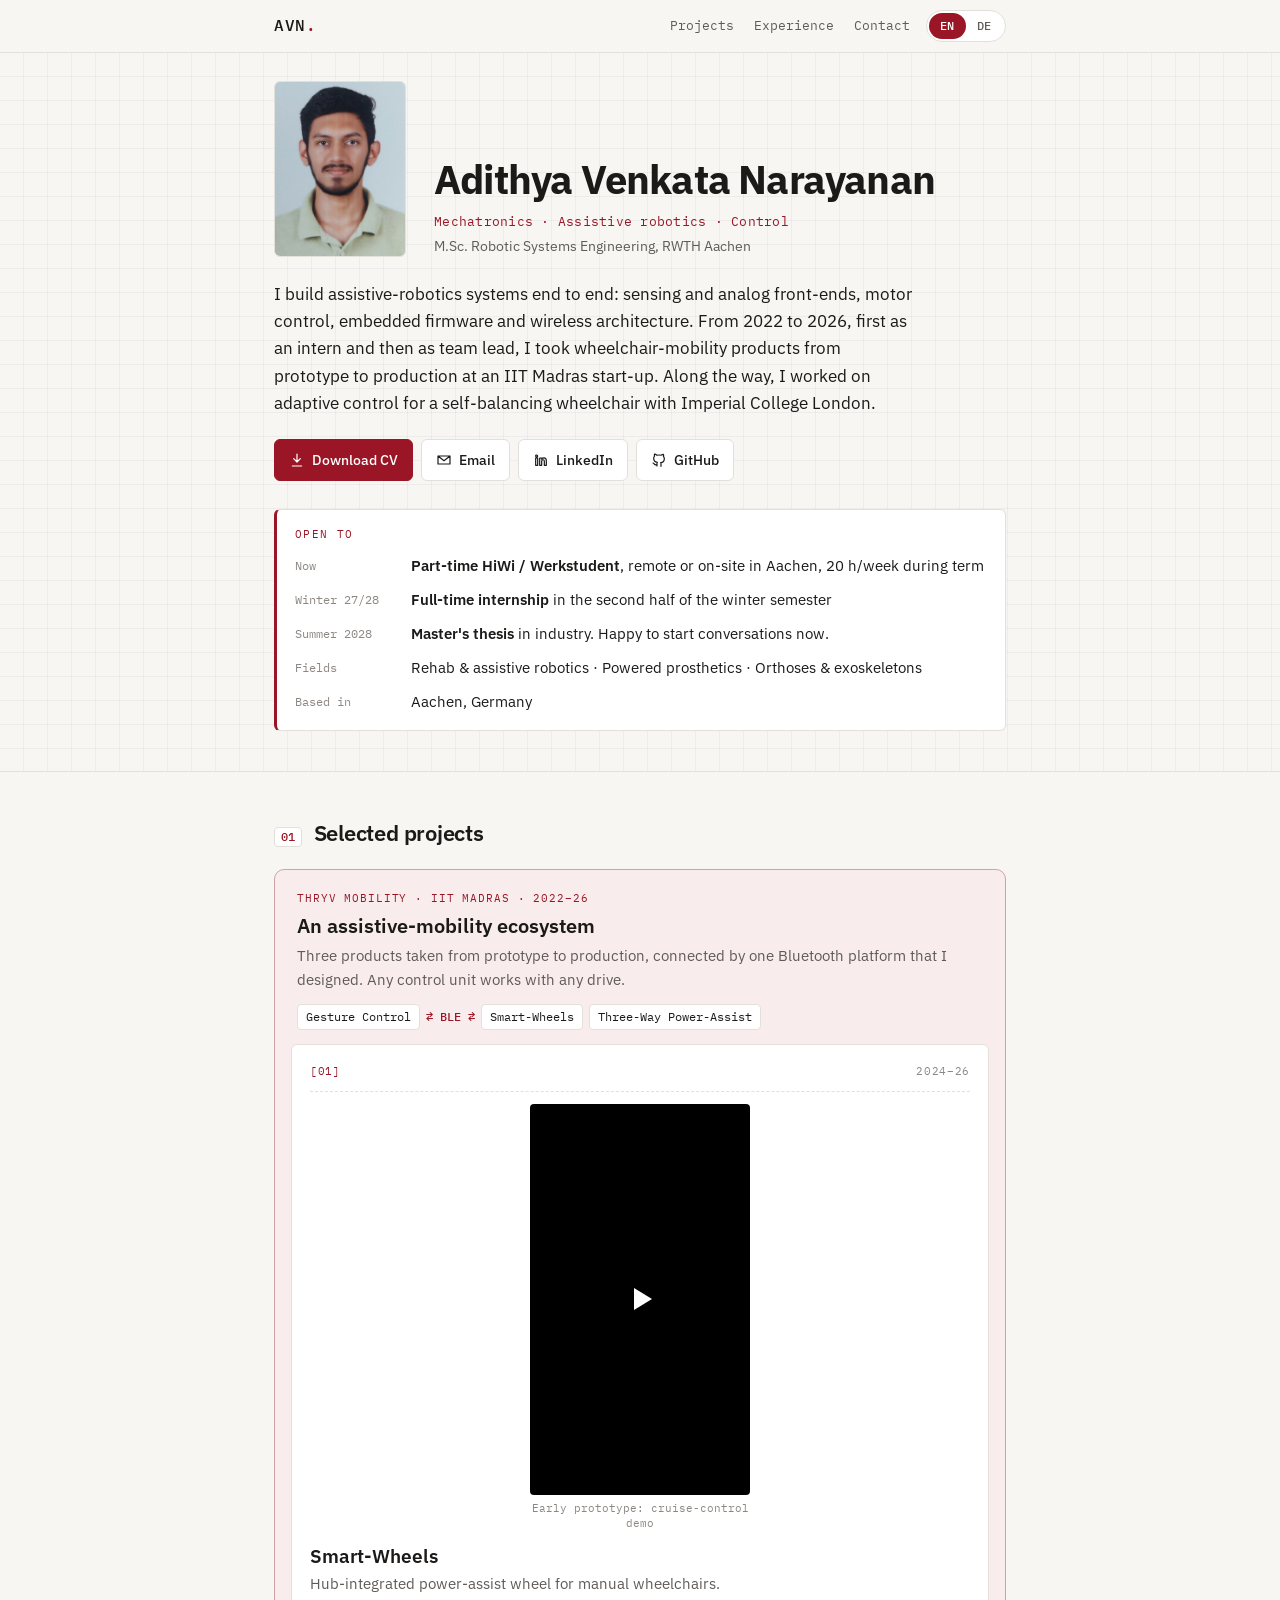
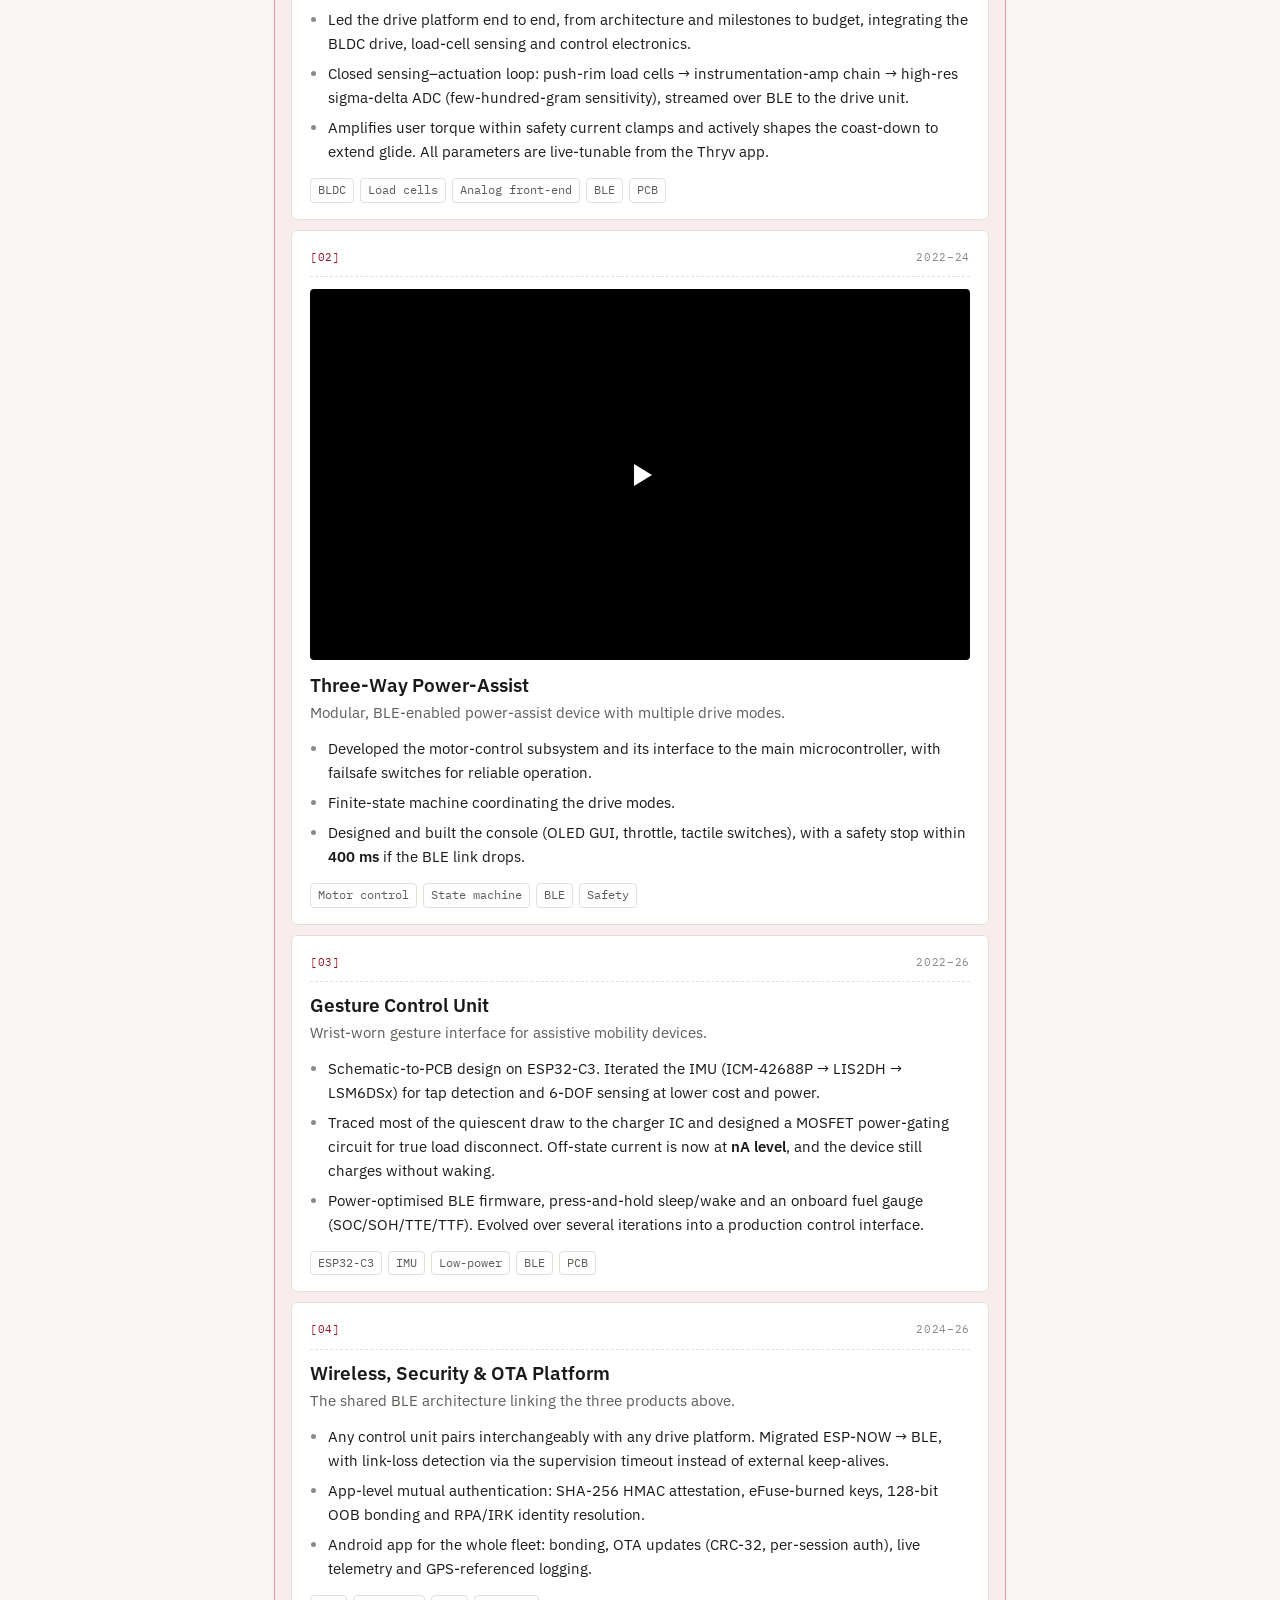
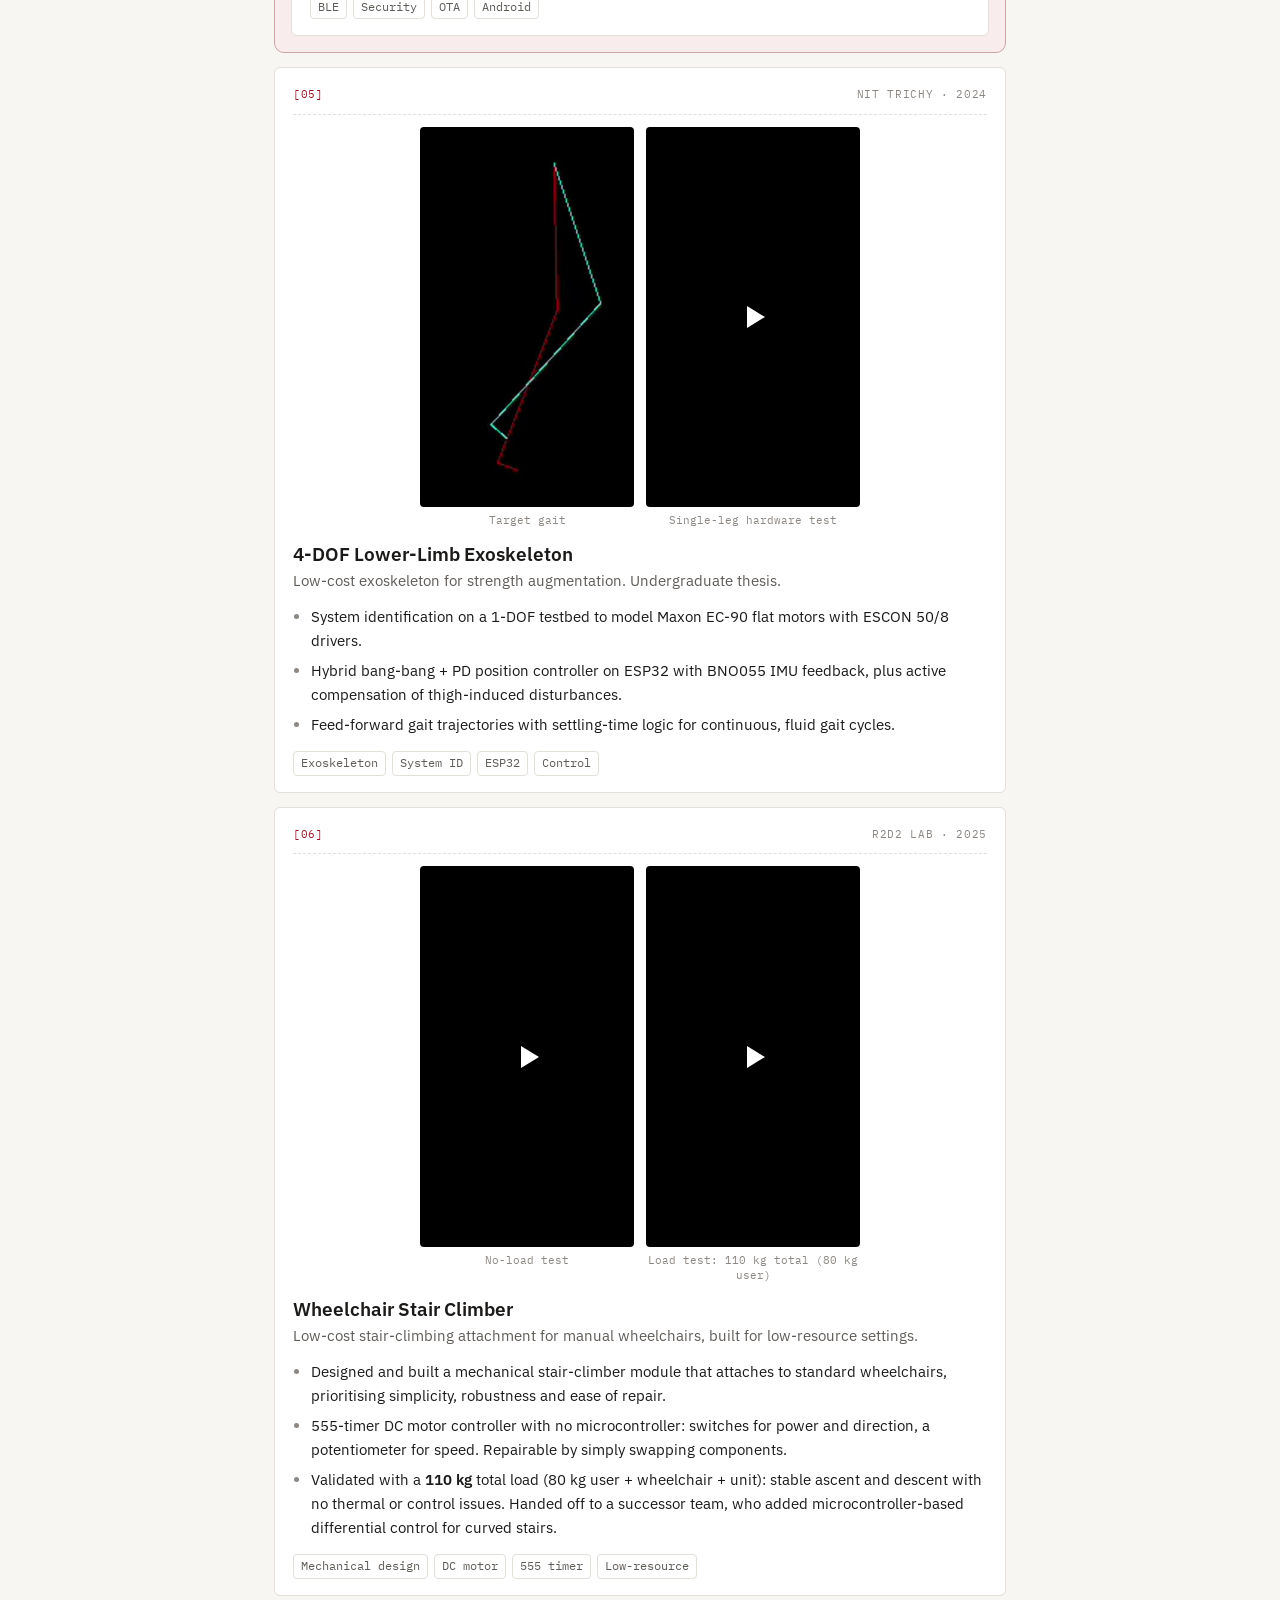
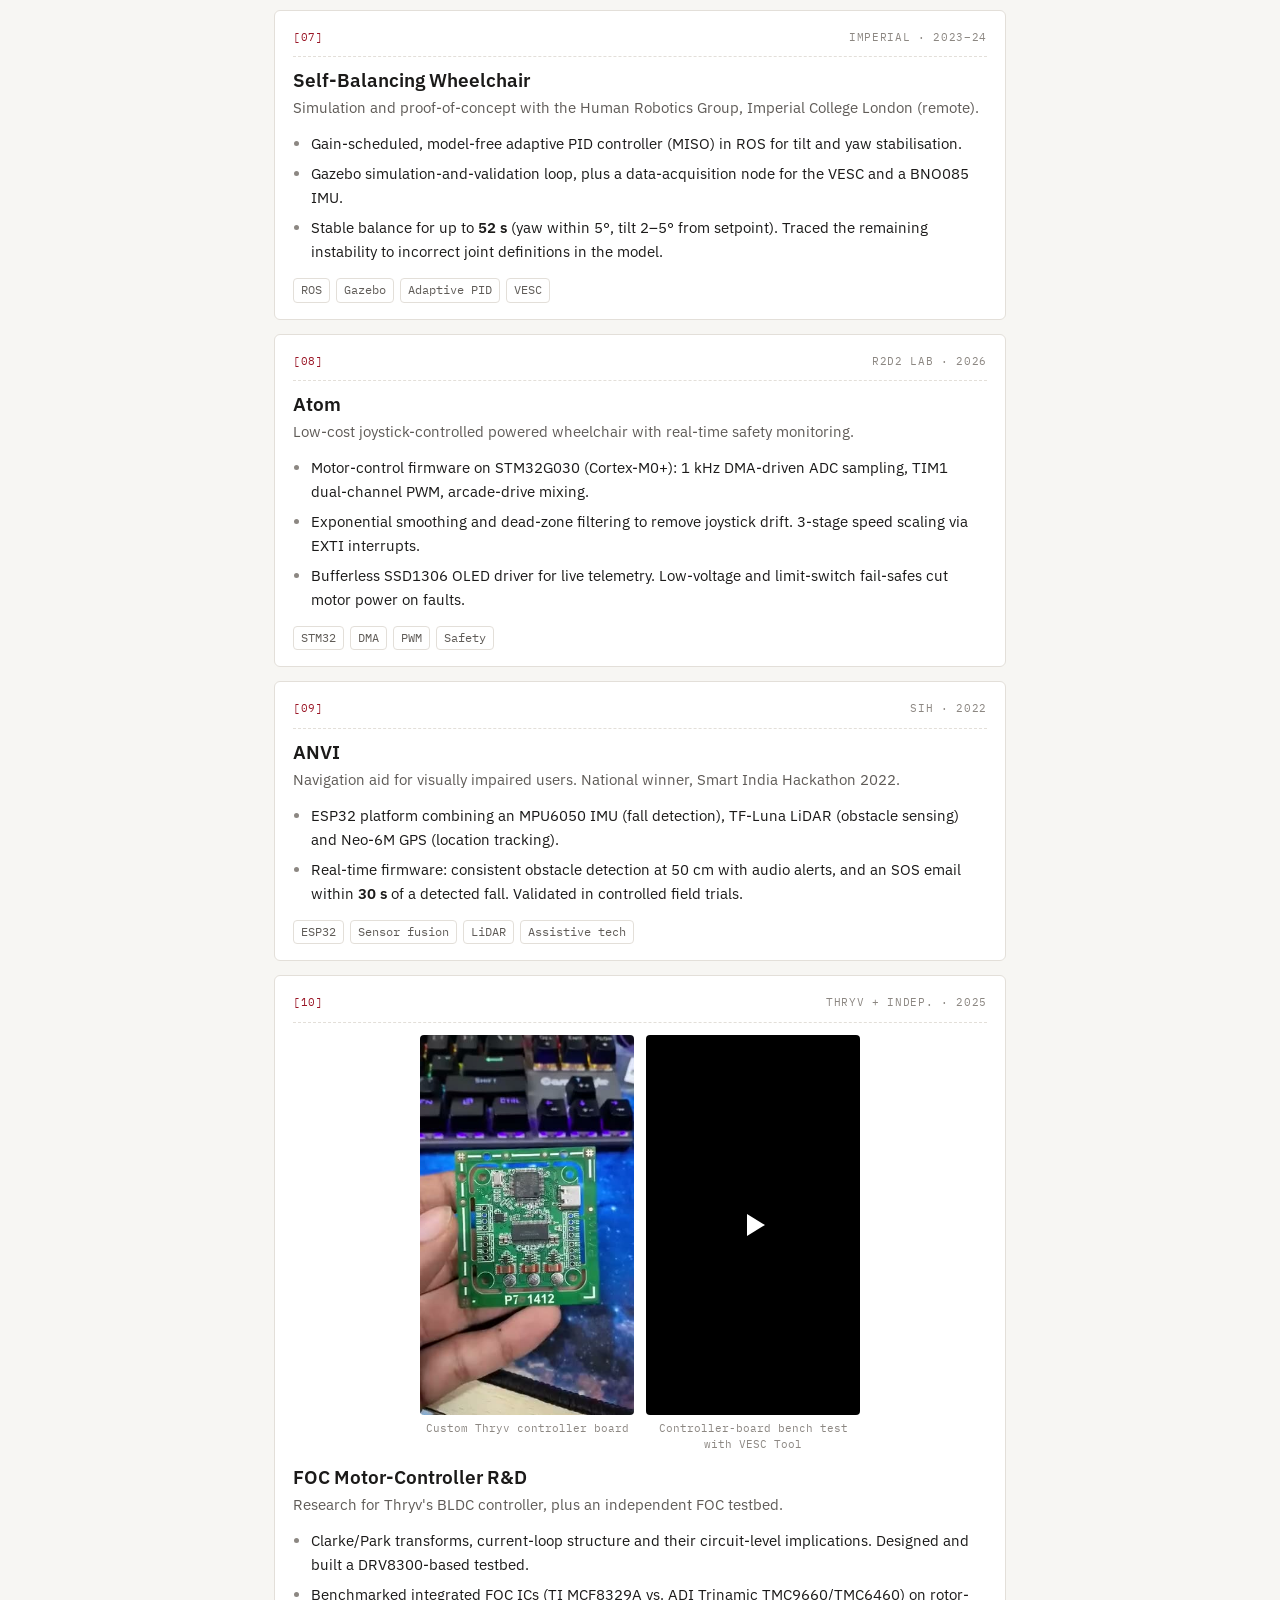
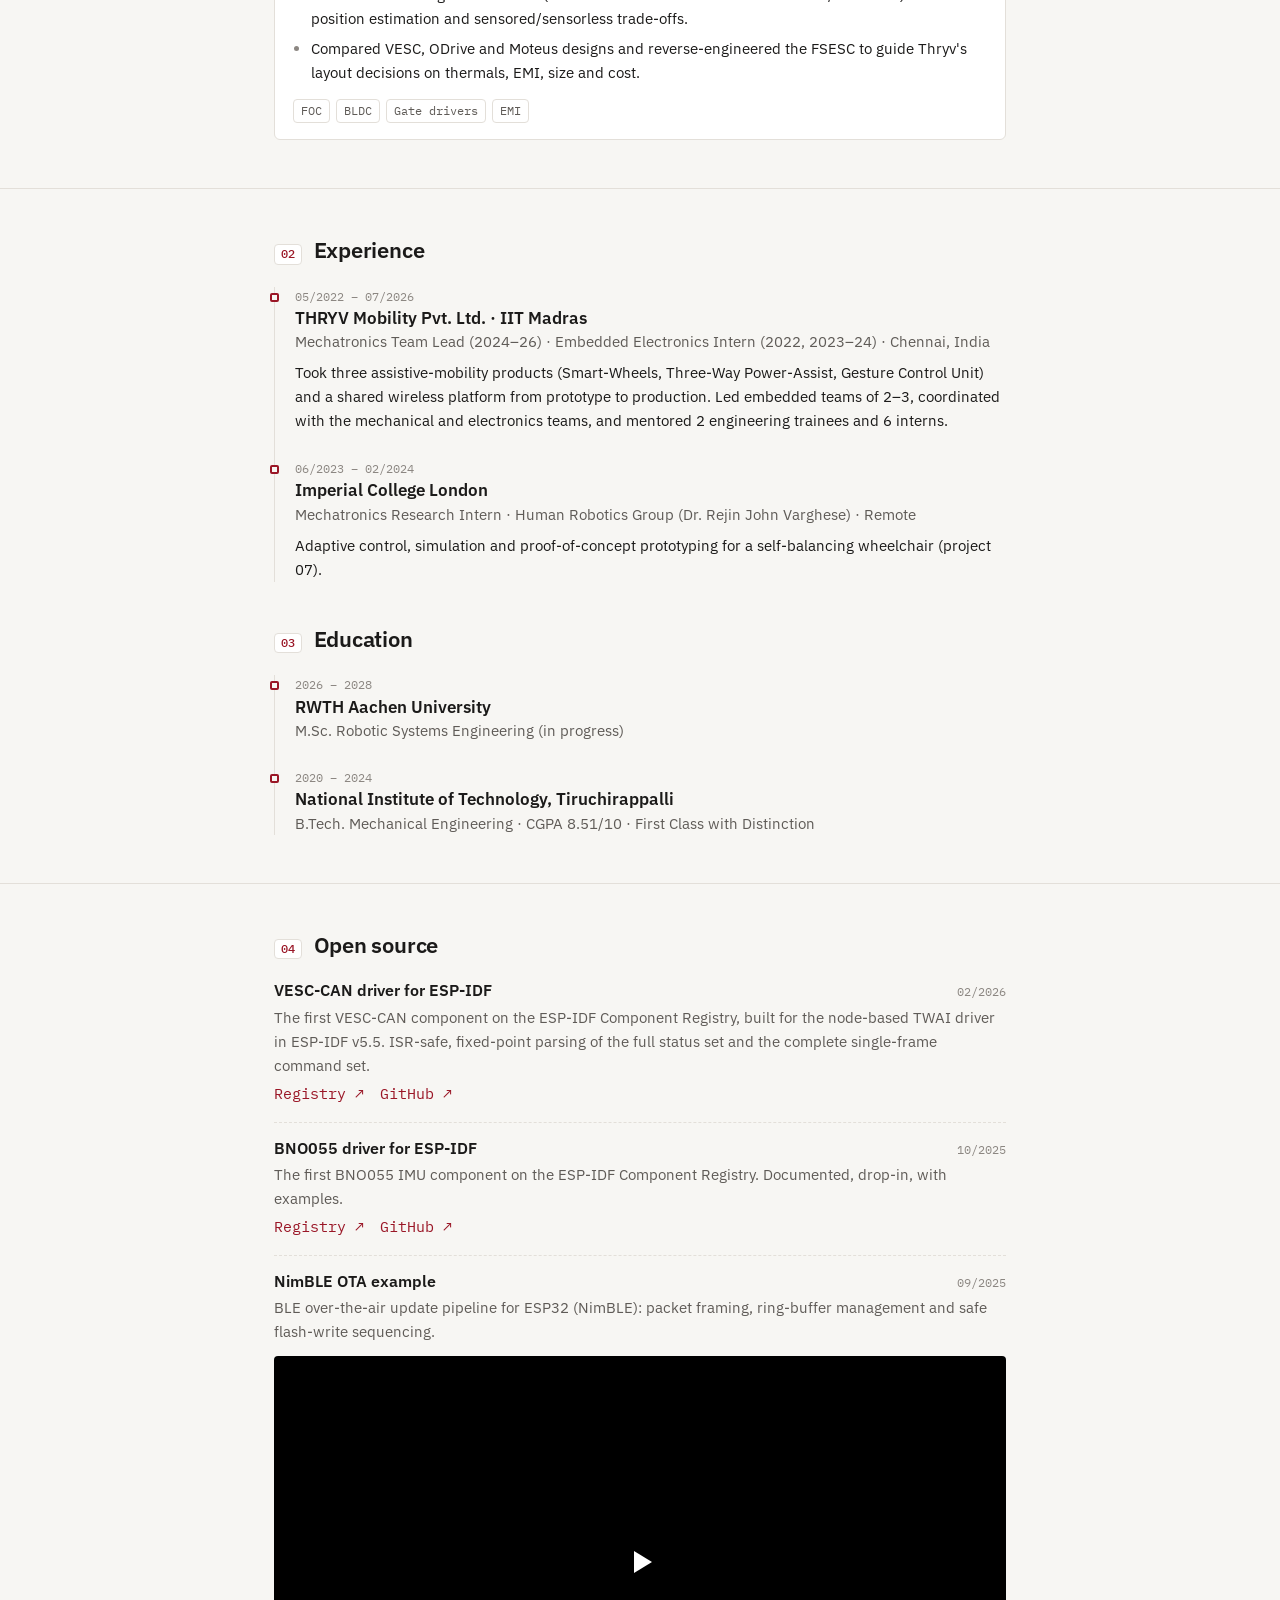
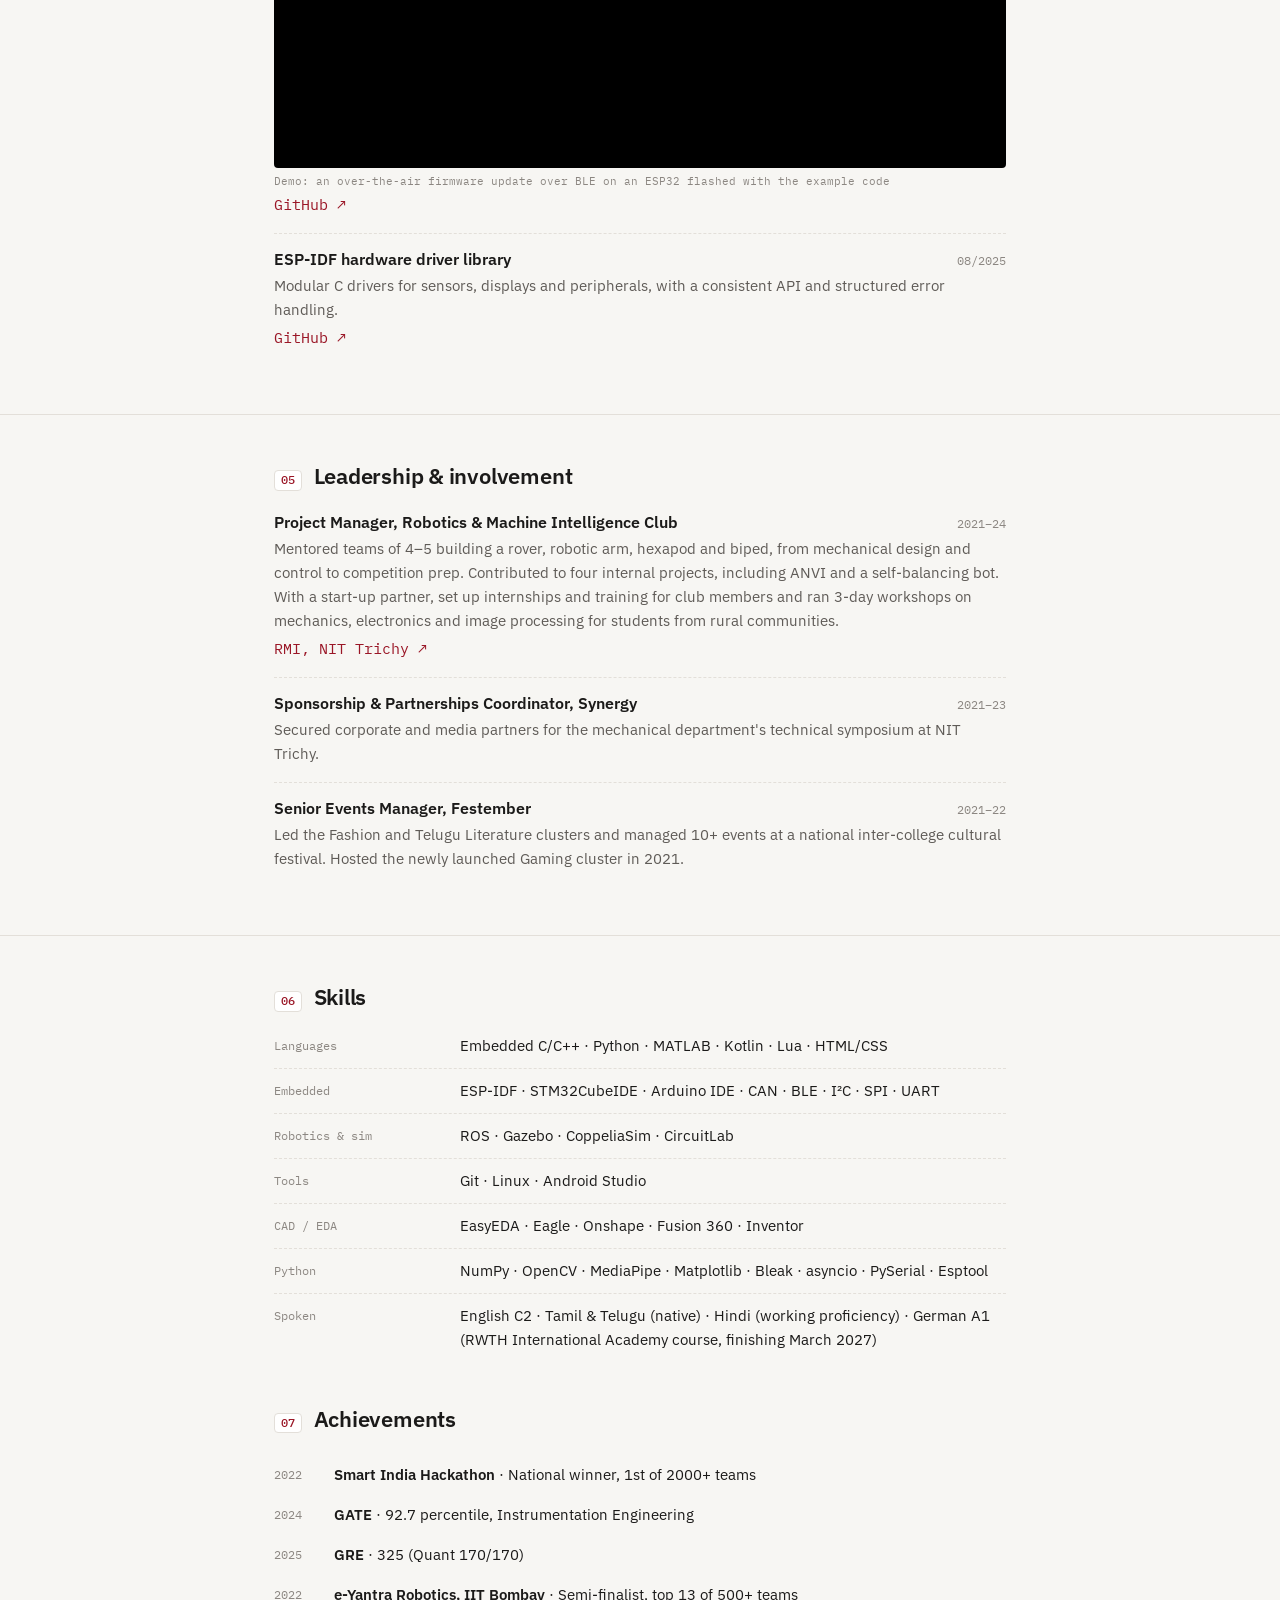
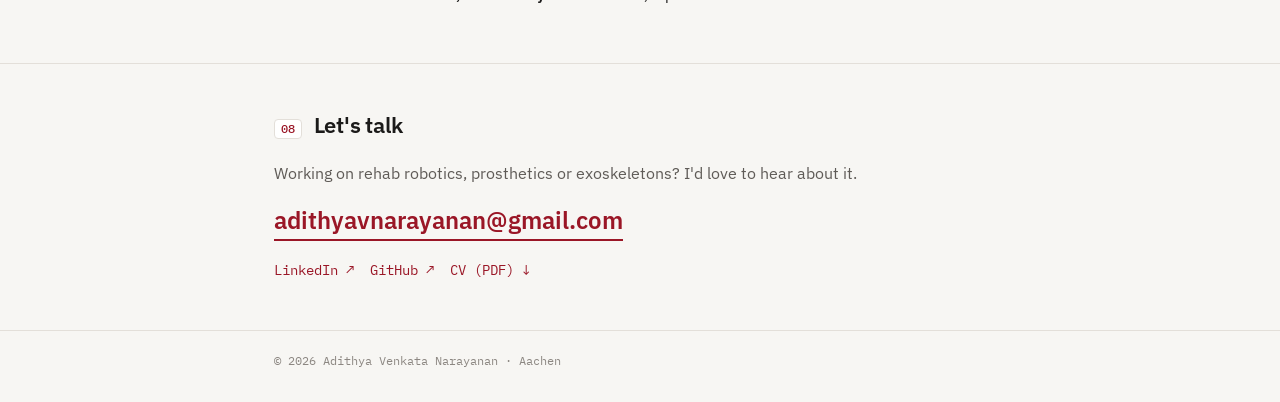
<file: index.html>
<!DOCTYPE html>
<html lang="en">
<head>
  <meta charset="utf-8">
  <meta name="viewport" content="width=device-width, initial-scale=1">
  <title>Adithya Venkata Narayanan · Mechatronics</title>
  <meta name="description" content="Mechatronics engineer building assistive-robotics systems end to end: sensing, motor control, embedded firmware and wireless architecture. M.Sc. Robotic Systems Engineering, RWTH Aachen.">
  <meta name="theme-color" content="#9a1626">
  <meta property="og:title" content="Adithya Venkata Narayanan · Mechatronics">
  <meta property="og:description" content="Assistive robotics, motor control and embedded systems. Open to HiWi / Werkstudent roles.">
  <meta property="og:type" content="website">
  <meta property="og:url" content="https://adithya-187326.github.io/">
  <link rel="icon" href="data:image/svg+xml,%3Csvg xmlns='http://www.w3.org/2000/svg' viewBox='0 0 32 32'%3E%3Crect width='32' height='32' rx='6' fill='%239a1626'/%3E%3Ctext x='16' y='21.5' font-family='monospace' font-size='14' font-weight='700' fill='white' text-anchor='middle'%3EAV%3C/text%3E%3C/svg%3E">
  <link rel="preconnect" href="https://fonts.googleapis.com">
  <link rel="preconnect" href="https://fonts.gstatic.com" crossorigin>
  <link href="https://fonts.googleapis.com/css2?family=IBM+Plex+Mono:wght@400;500&family=IBM+Plex+Sans:wght@400;500;600;700&display=swap" rel="stylesheet">
  <link rel="stylesheet" href="assets/style.css">
  <script>
    /* Pick language before first paint: ?lang= > saved choice > browser language */
    (function () {
      var l = new URLSearchParams(location.search).get('lang');
      if (!l) { try { l = localStorage.getItem('lang'); } catch (e) {} }
      if (!l) { l = (navigator.language || 'en').toLowerCase().indexOf('de') === 0 ? 'de' : 'en'; }
      document.documentElement.lang = l === 'de' ? 'de' : 'en';
    })();
  </script>
</head>
<body>

<header class="topbar">
  <div class="wrap topbar-inner">
    <a class="mono brand" href="#top">AVN<span class="brand-dot">.</span></a>
    <nav class="topnav mono" aria-label="Sections">
      <a href="#projects"><span lang="en">Projects</span><span lang="de">Projekte</span></a>
      <a href="#experience"><span lang="en">Experience</span><span lang="de">Erfahrung</span></a>
      <a href="#contact"><span lang="en">Contact</span><span lang="de">Kontakt</span></a>
    </nav>
    <div class="lang-toggle mono" role="group" aria-label="Language">
      <button type="button" data-set-lang="en">EN</button>
      <button type="button" data-set-lang="de">DE</button>
    </div>
  </div>
</header>

<main id="top">

  <!-- ============ HERO ============ -->
  <section class="hero">
    <div class="wrap">
      <div class="hero-grid">
        <img class="photo" src="assets/user.jpg" width="600" height="800" alt="Portrait of Adithya Venkata Narayanan">

        <div class="hero-text">
          <h1>Adithya Venkata Narayanan</h1>
          <p class="role mono">
            <span lang="en">Mechatronics · Assistive robotics · Control</span>
            <span lang="de">Mechatronik · Assistenzrobotik · Regelungstechnik</span>
          </p>
          <p class="meta">
            <span lang="en">M.Sc. Robotic Systems Engineering, RWTH Aachen</span>
            <span lang="de">M.Sc. Robotic Systems Engineering, RWTH Aachen</span>
          </p>
        </div>
      </div>

      <p class="lede">
        <span lang="en">I build assistive-robotics systems end to end: sensing and analog front-ends, motor control, embedded firmware and wireless architecture. From 2022 to 2026, first as an intern and then as team lead, I took wheelchair-mobility products from prototype to production at an IIT Madras start-up. Along the way, I worked on adaptive control for a self-balancing wheelchair with Imperial College London.</span>
        <span lang="de">Ich entwickle Systeme für die Assistenzrobotik durchgängig: von Sensorik und analogen Frontends über Motorregelung und Embedded-Firmware bis zur drahtlosen Systemarchitektur. Von 2022 bis 2026 habe ich bei einem Start-up der IIT Madras Rollstuhl-Mobilitätsprodukte vom Prototyp bis zur Serie gebracht, zunächst im Praktikum, dann in der Teamleitung. In dieser Zeit habe ich außerdem mit dem Imperial College London eine adaptive Regelung für einen selbstbalancierenden Rollstuhl entwickelt.</span>
      </p>

      <div class="actions">
        <a class="btn btn-primary" href="assets/Adithya_Venkata_Narayanan_CV.pdf" download>
          <svg viewBox="0 0 24 24" aria-hidden="true"><path d="M12 3v12m0 0-5-5m5 5 5-5M5 21h14"/></svg>
          <span lang="en">Download CV</span><span lang="de">Lebenslauf (PDF)</span>
        </a>
        <a class="btn" href="mailto:adithyavnarayanan@gmail.com">
          <svg viewBox="0 0 24 24" aria-hidden="true"><path d="M3 6h18v12H3z M3 6l9 7 9-7"/></svg>
          <span lang="en">Email</span><span lang="de">E-Mail</span>
        </a>
        <a class="btn" href="https://www.linkedin.com/in/adithya-venkata-narayanan/" target="_blank" rel="noopener">
          <svg viewBox="0 0 24 24" aria-hidden="true"><path d="M4 9h3v11H4zM5.5 4.5a1.5 1.5 0 1 1 0 3 1.5 1.5 0 0 1 0-3M10 9h3v1.6c.6-1 1.8-1.8 3.5-1.8 2.6 0 3.5 1.7 3.5 4.4V20h-3v-6c0-1.4-.4-2.4-1.8-2.4S13 12.6 13 14v6h-3z"/></svg>
          LinkedIn
        </a>
        <a class="btn" href="https://github.com/Adithya-187326" target="_blank" rel="noopener">
          <svg viewBox="0 0 24 24" aria-hidden="true"><path d="M9 19c-4 1.3-4-2-6-2.5m12 5v-3.5c0-1 .1-1.4-.5-2 2.8-.3 5.5-1.4 5.5-6a4.6 4.6 0 0 0-1.3-3.2 4.2 4.2 0 0 0-.1-3.2s-1.1-.3-3.5 1.3a12 12 0 0 0-6.2 0C6.5 2.8 5.4 3.1 5.4 3.1a4.2 4.2 0 0 0-.1 3.2A4.6 4.6 0 0 0 4 9.5c0 4.6 2.7 5.7 5.5 6-.6.6-.6 1.2-.5 2V21"/></svg>
          GitHub
        </a>
      </div>

      <!-- ============ OPEN TO ============ -->
      <section class="status" aria-labelledby="status-h">
        <p id="status-h" class="status-label mono"><span lang="en">Open to</span><span lang="de">Offen für</span></p>
        <dl class="status-rows">
          <div>
            <dt class="mono"><span lang="en">Now</span><span lang="de">Ab sofort</span></dt>
            <dd>
              <span lang="en"><strong>Part-time HiWi / Werkstudent</strong>, remote or on-site in Aachen, <span class="nowrap">20 h/week</span> during term</span>
              <span lang="de"><strong>HiWi / Werkstudent in Teilzeit</strong>, remote oder vor Ort in Aachen, <span class="nowrap">20 Std./Woche</span> im Semester</span>
            </dd>
          </div>
          <div>
            <dt class="mono"><span lang="en">Winter 27/28</span><span lang="de">WS 2027/28</span></dt>
            <dd>
              <span lang="en"><strong>Full-time internship</strong> in the second half of the winter semester</span>
              <span lang="de"><strong>Vollzeit-Praktikum</strong> in der zweiten Semesterhälfte</span>
            </dd>
          </div>
          <div>
            <dt class="mono"><span lang="en">Summer 2028</span><span lang="de">SS 2028</span></dt>
            <dd>
              <span lang="en"><strong>Master's thesis</strong> in industry. Happy to start conversations now.</span>
              <span lang="de"><strong>Masterarbeit</strong> in der Industrie. Gespräche gerne schon jetzt.</span>
            </dd>
          </div>
          <div>
            <dt class="mono"><span lang="en">Fields</span><span lang="de">Bereiche</span></dt>
            <dd>
              <span lang="en">Rehab &amp; assistive robotics · Powered prosthetics · Orthoses &amp; exoskeletons</span>
              <span lang="de">Rehabilitations- &amp; Assistenzrobotik · Aktive Prothetik · Orthesen &amp; Exoskelette</span>
            </dd>
          </div>
          <div>
            <dt class="mono"><span lang="en">Based in</span><span lang="de">Standort</span></dt>
            <dd>Aachen, <span lang="en">Germany</span><span lang="de">Deutschland</span></dd>
          </div>
        </dl>
      </section>
    </div>
  </section>

  <!-- ============ PROJECTS ============ -->
  <!--
    Each project card is an <article class="card">.
    To add a YouTube video, set data-yt to its link (Shorts work too) or its ID.
    Leave it empty (or remove it) for a text-only card.
  -->
  <section id="projects" class="section">
    <div class="wrap">
      <h2 class="section-h"><span class="mono idx">01</span><span lang="en">Selected projects</span><span lang="de">Ausgewählte Projekte</span></h2>

      <div class="cards">
        <!-- Thryv products grouped as one ecosystem -->
        <section class="group" aria-labelledby="eco-h">
          <header class="group-head">
            <p class="group-kicker mono">THRYV MOBILITY · IIT MADRAS · 2022–26</p>
            <h3 id="eco-h"><span lang="en">An assistive-mobility ecosystem</span><span lang="de">Ein Ökosystem für assistive Mobilität</span></h3>
            <p>
              <span lang="en">Three products taken from prototype to production, connected by one Bluetooth platform that I designed. Any control unit works with any drive.</span>
              <span lang="de">Drei Produkte vom Prototyp bis zur Serie, verbunden durch eine von mir entworfene Bluetooth-Plattform. Jede Bedieneinheit funktioniert mit jedem Antrieb.</span>
            </p>
            <p class="eco-map mono" aria-hidden="true">
              <span class="node">Gesture Control</span><span class="link">⇄ BLE ⇄</span><span class="node">Smart-Wheels</span><span class="node">Three-Way Power-Assist</span>
            </p>
          </header>
          <div class="group-cards">
            <article class="card" data-yt="">
              <header class="card-head mono"><span>[01]</span><span>2024–26</span></header>
              <div class="media-row single">
                <figure>
                  <div class="yt" data-yt="https://youtube.com/shorts/2Y5q5Jsb0qA"></div>
                  <figcaption><span lang="en">Early prototype: cruise-control demo</span><span lang="de">Früher Prototyp: Tempomat-Demo</span></figcaption>
                </figure>
              </div>
              <h3>Smart-Wheels</h3>
              <p class="card-sub">
                <span lang="en">Hub-integrated power-assist wheel for manual wheelchairs.</span>
                <span lang="de">In die Nabe integriertes Power-Assist-Rad für Greifreifenrollstühle.</span>
              </p>
              <ul>
                <li><span lang="en">Led the drive platform end to end, from architecture and milestones to budget, integrating the BLDC drive, load-cell sensing and control electronics.</span><span lang="de">Leitung der Antriebsplattform von der Architektur über Meilensteine bis zum Budget, mit Integration von BLDC-Antrieb, Wägezellen-Sensorik und Steuerelektronik.</span></li>
                <li><span lang="en">Closed sensing–actuation loop: push-rim load cells → instrumentation-amp chain → high-res sigma-delta ADC (few-hundred-gram sensitivity), streamed over BLE to the drive unit.</span><span lang="de">Geschlossener Sensor-Aktor-Kreis: Wägezellen am Greifring → Instrumentenverstärker-Kette → hochauflösender Sigma-Delta-ADC (Empfindlichkeit von wenigen hundert Gramm), per BLE an die Antriebseinheit übertragen.</span></li>
                <li><span lang="en">Amplifies user torque within safety current clamps and actively shapes the coast-down to extend glide. All parameters are live-tunable from the Thryv app.</span><span lang="de">Verstärkt das Drehmoment der Nutzenden innerhalb sicherer Stromgrenzen und formt aktiv das Ausrollverhalten für längeres Gleiten. Alle Parameter sind live über die Thryv-App einstellbar.</span></li>
              </ul>
              <p class="tags mono"><span>BLDC</span><span>Load cells</span><span>Analog front-end</span><span>BLE</span><span>PCB</span></p>
            </article>
            <article class="card" data-yt="https://youtu.be/aEcnuoCX1SI">
              <header class="card-head mono"><span>[02]</span><span>2022–24</span></header>
              <h3><span lang="en">Three-Way Power-Assist</span><span lang="de">Three-Way Power-Assist</span></h3>
              <p class="card-sub">
                <span lang="en">Modular, BLE-enabled power-assist device with multiple drive modes.</span>
                <span lang="de">Modulares, BLE-fähiges Power-Assist-Gerät mit mehreren Fahrmodi.</span>
              </p>
              <ul>
                <li><span lang="en">Developed the motor-control subsystem and its interface to the main microcontroller, with failsafe switches for reliable operation.</span><span lang="de">Motorsteuerungs-Subsystem samt Anbindung an den Hauptmikrocontroller entwickelt, mit Failsafe-Schaltern für einen zuverlässigen Betrieb.</span></li>
                <li><span lang="en">Finite-state machine coordinating the drive modes.</span><span lang="de">Zustandsautomat zur Koordination der Fahrmodi.</span></li>
                <li><span lang="en">Designed and built the console (OLED GUI, throttle, tactile switches), with a safety stop within <strong>400 ms</strong> if the BLE link drops.</span><span lang="de">Bedienkonsole entworfen und gebaut (OLED-Oberfläche, Gashebel, Taster), mit Sicherheitsstopp innerhalb von <strong>400 ms</strong> bei Abbruch der BLE-Verbindung.</span></li>
              </ul>
              <p class="tags mono"><span>Motor control</span><span>State machine</span><span>BLE</span><span>Safety</span></p>
            </article>
            <article class="card" data-yt="">
              <header class="card-head mono"><span>[03]</span><span>2022–26</span></header>
              <h3>Gesture Control Unit</h3>
              <p class="card-sub">
                <span lang="en">Wrist-worn gesture interface for assistive mobility devices.</span>
                <span lang="de">Am Handgelenk getragene Gestensteuerung für assistive Mobilitätsgeräte.</span>
              </p>
              <ul>
                <li><span lang="en">Schematic-to-PCB design on ESP32-C3. Iterated the IMU (ICM-42688P → LIS2DH → LSM6DSx) for tap detection and 6-DOF sensing at lower cost and power.</span><span lang="de">Vom Schaltplan bis zur Platine auf Basis des ESP32-C3. IMU iterativ optimiert (ICM-42688P → LIS2DH → LSM6DSx) für Tap-Erkennung und 6-DOF-Sensorik bei geringeren Kosten und weniger Energiebedarf.</span></li>
                <li><span lang="en">Traced most of the quiescent draw to the charger IC and designed a MOSFET power-gating circuit for true load disconnect. Off-state current is now at <strong>nA level</strong>, and the device still charges without waking.</span><span lang="de">Lade-IC als Hauptursache des Ruhestroms identifiziert und eine MOSFET-Abschaltung für echte Lasttrennung entworfen. Der Ruhestrom liegt nun im <strong>nA-Bereich</strong>, und das Gerät lädt weiterhin, ohne aufzuwachen.</span></li>
                <li><span lang="en">Power-optimised BLE firmware, press-and-hold sleep/wake and an onboard fuel gauge (SOC/SOH/TTE/TTF). Evolved over several iterations into a production control interface.</span><span lang="de">Energieoptimierte BLE-Firmware, Ein/Aus per langem Tastendruck und Fuel-Gauge (SOC/SOH/TTE/TTF). Über mehrere Iterationen zur Serien-Bedieneinheit weiterentwickelt.</span></li>
              </ul>
              <p class="tags mono"><span>ESP32-C3</span><span>IMU</span><span>Low-power</span><span>BLE</span><span>PCB</span></p>
            </article>
            <article class="card" data-yt="">
              <header class="card-head mono"><span>[04]</span><span>2024–26</span></header>
              <h3><span lang="en">Wireless, Security &amp; OTA Platform</span><span lang="de">Funk-, Sicherheits- &amp; OTA-Plattform</span></h3>
              <p class="card-sub">
                <span lang="en">The shared BLE architecture linking the three products above.</span>
                <span lang="de">Die gemeinsame BLE-Architektur, die die drei Produkte oben verbindet.</span>
              </p>
              <ul>
                <li><span lang="en">Any control unit pairs interchangeably with any drive platform. Migrated ESP-NOW → BLE, with link-loss detection via the supervision timeout instead of external keep-alives.</span><span lang="de">Jede Bedieneinheit lässt sich mit jeder Antriebsplattform koppeln. Umstieg von ESP-NOW auf BLE; Verbindungsverluste werden über den Supervision-Timeout statt über externe Keep-Alives erkannt.</span></li>
                <li><span lang="en">App-level mutual authentication: SHA-256 HMAC attestation, eFuse-burned keys, 128-bit OOB bonding and RPA/IRK identity resolution.</span><span lang="de">Gegenseitige Authentifizierung auf Anwendungsebene: SHA-256-HMAC-Attestierung, in eFuses gebrannte Schlüssel, 128-Bit-OOB-Bonding und RPA/IRK-Identitätsauflösung.</span></li>
                <li><span lang="en">Android app for the whole fleet: bonding, OTA updates (CRC-32, per-session auth), live telemetry and GPS-referenced logging.</span><span lang="de">Android-App für die gesamte Geräteflotte: Bonding, OTA-Updates (CRC-32, Authentifizierung pro Sitzung), Live-Telemetrie und GPS-referenziertes Logging.</span></li>
              </ul>
              <p class="tags mono"><span>BLE</span><span>Security</span><span>OTA</span><span>Android</span></p>
            </article>
          </div>
        </section>

        <article class="card" data-yt="">
          <header class="card-head mono"><span>[05]</span><span>NIT TRICHY · 2024</span></header>
          <div class="media-row">
            <figure>
              <video class="clip" src="assets/gait-target.mp4" poster="assets/gait-target.jpg" muted loop playsinline preload="none" aria-label="Animation of the target gait for one leg"></video>
              <figcaption><span lang="en">Target gait</span><span lang="de">Soll-Gangbild</span></figcaption>
            </figure>
            <figure>
              <div class="yt" data-yt="https://youtube.com/shorts/W6xyI2g84_Q"></div>
              <figcaption><span lang="en">Single-leg hardware test</span><span lang="de">Hardwaretest mit einem Bein</span></figcaption>
            </figure>
          </div>
          <h3><span lang="en">4-DOF Lower-Limb Exoskeleton</span><span lang="de">4-DOF-Exoskelett für die unteren Extremitäten</span></h3>
          <p class="card-sub">
            <span lang="en">Low-cost exoskeleton for strength augmentation. Undergraduate thesis.</span>
            <span lang="de">Kostengünstiges Exoskelett zur Kraftunterstützung. Bachelorarbeit.</span>
          </p>
          <ul>
            <li><span lang="en">System identification on a 1-DOF testbed to model Maxon EC-90 flat motors with ESCON 50/8 drivers.</span><span lang="de">Systemidentifikation an einem 1-DOF-Prüfstand zur Modellierung von Maxon-EC-90-Flachmotoren mit ESCON-50/8-Reglern.</span></li>
            <li><span lang="en">Hybrid bang-bang + PD position controller on ESP32 with BNO055 IMU feedback, plus active compensation of thigh-induced disturbances.</span><span lang="de">Hybrider Positionsregler (Bang-Bang + PD) auf dem ESP32 mit BNO055-IMU-Rückführung sowie aktive Kompensation von Störungen durch die Oberschenkelbewegung.</span></li>
            <li><span lang="en">Feed-forward gait trajectories with settling-time logic for continuous, fluid gait cycles.</span><span lang="de">Vorgesteuerte Gangtrajektorien mit Einschwingzeit-Logik für kontinuierliche, flüssige Gangzyklen.</span></li>
          </ul>
          <p class="tags mono"><span>Exoskeleton</span><span>System ID</span><span>ESP32</span><span>Control</span></p>
        </article>

        <article class="card" data-yt="">
          <header class="card-head mono"><span>[06]</span><span>R2D2 LAB · 2025</span></header>
          <div class="media-row">
            <figure>
              <div class="yt" data-yt="https://youtube.com/shorts/QMziEAChtHo"></div>
              <figcaption><span lang="en">No-load test</span><span lang="de">Test ohne Last</span></figcaption>
            </figure>
            <figure>
              <div class="yt" data-yt="https://youtube.com/shorts/wjMVhiK7juM"></div>
              <figcaption><span lang="en">Load test: 110 kg total (80 kg user)</span><span lang="de">Lasttest: 110 kg gesamt (80 kg Person)</span></figcaption>
            </figure>
          </div>
          <h3><span lang="en">Wheelchair Stair Climber</span><span lang="de">Treppensteighilfe für Rollstühle</span></h3>
          <p class="card-sub">
            <span lang="en">Low-cost stair-climbing attachment for manual wheelchairs, built for low-resource settings.</span>
            <span lang="de">Kostengünstiger Treppensteig-Aufsatz für Greifreifenrollstühle, ausgelegt für ressourcenarme Umgebungen.</span>
          </p>
          <ul>
            <li><span lang="en">Designed and built a mechanical stair-climber module that attaches to standard wheelchairs, prioritising simplicity, robustness and ease of repair.</span><span lang="de">Mechanisches Treppensteig-Modul für Standard-Rollstühle entworfen und gebaut, mit Fokus auf Einfachheit, Robustheit und Reparierbarkeit.</span></li>
            <li><span lang="en">555-timer DC motor controller with no microcontroller: switches for power and direction, a potentiometer for speed. Repairable by simply swapping components.</span><span lang="de">DC-Motorsteuerung auf Basis eines 555-Timers, ganz ohne Mikrocontroller: Schalter für Ein/Aus und Richtung, Potentiometer für die Geschwindigkeit. Reparatur durch einfachen Bauteiltausch.</span></li>
            <li><span lang="en">Validated with a <strong>110 kg</strong> total load (80 kg user + wheelchair + unit): stable ascent and descent with no thermal or control issues. Handed off to a successor team, who added microcontroller-based differential control for curved stairs.</span><span lang="de">Mit <strong>110 kg</strong> Gesamtlast validiert (80 kg Person + Rollstuhl + Modul): stabiles Auf- und Absteigen ohne thermische oder regelungstechnische Probleme. Übergabe an ein Nachfolgeteam, das eine mikrocontrollerbasierte Differenzialsteuerung für gewendelte Treppen ergänzte.</span></li>
          </ul>
          <p class="tags mono"><span>Mechanical design</span><span>DC motor</span><span>555 timer</span><span>Low-resource</span></p>
        </article>

        <article class="card" data-yt="">
          <header class="card-head mono"><span>[07]</span><span>IMPERIAL · 2023–24</span></header>
          <h3><span lang="en">Self-Balancing Wheelchair</span><span lang="de">Selbstbalancierender Rollstuhl</span></h3>
          <p class="card-sub">
            <span lang="en">Simulation and proof-of-concept with the Human Robotics Group, Imperial College London (remote).</span>
            <span lang="de">Simulation und Proof-of-Concept mit der Human Robotics Group, Imperial College London (remote).</span>
          </p>
          <ul>
            <li><span lang="en">Gain-scheduled, model-free adaptive PID controller (MISO) in ROS for tilt and yaw stabilisation.</span><span lang="de">Gain-scheduled, modellfreier adaptiver PID-Regler (MISO) in ROS zur Stabilisierung von Neigung und Gierwinkel.</span></li>
            <li><span lang="en">Gazebo simulation-and-validation loop, plus a data-acquisition node for the VESC and a BNO085 IMU.</span><span lang="de">Simulations- und Validierungsschleife in Gazebo sowie ein Datenerfassungs-Node für VESC und BNO085-IMU.</span></li>
            <li><span lang="en">Stable balance for up to <strong>52 s</strong> (yaw within 5°, tilt 2–5° from setpoint). Traced the remaining instability to incorrect joint definitions in the model.</span><span lang="de">Stabiles Balancieren bis zu <strong>52 s</strong> (Gierwinkel innerhalb von 5°, Neigung 2–5° um den Sollwert). Verbleibende Instabilität auf fehlerhafte Gelenkdefinitionen im Modell zurückgeführt.</span></li>
          </ul>
          <p class="tags mono"><span>ROS</span><span>Gazebo</span><span>Adaptive PID</span><span>VESC</span></p>
        </article>

        <article class="card" data-yt="">
          <header class="card-head mono"><span>[08]</span><span>R2D2 LAB · 2026</span></header>
          <h3>Atom</h3>
          <p class="card-sub">
            <span lang="en">Low-cost joystick-controlled powered wheelchair with real-time safety monitoring.</span>
            <span lang="de">Kostengünstiger, joystickgesteuerter Elektrorollstuhl mit Sicherheitsüberwachung in Echtzeit.</span>
          </p>
          <ul>
            <li><span lang="en">Motor-control firmware on STM32G030 (Cortex-M0+): 1 kHz DMA-driven ADC sampling, TIM1 dual-channel PWM, arcade-drive mixing.</span><span lang="de">Motorsteuerungs-Firmware auf dem STM32G030 (Cortex-M0+): DMA-gestützte ADC-Abtastung mit 1 kHz, Zweikanal-PWM über TIM1, Arcade-Drive-Mischung.</span></li>
            <li><span lang="en">Exponential smoothing and dead-zone filtering to remove joystick drift. 3-stage speed scaling via EXTI interrupts.</span><span lang="de">Exponentielle Glättung und Totzonenfilter gegen Joystick-Drift. Dreistufige Geschwindigkeitswahl über EXTI-Interrupts.</span></li>
            <li><span lang="en">Bufferless SSD1306 OLED driver for live telemetry. Low-voltage and limit-switch fail-safes cut motor power on faults.</span><span lang="de">Pufferloser SSD1306-OLED-Treiber für Live-Telemetrie. Unterspannungs- und Endschalter-Abschaltung trennt die Motoren bei Fehlern.</span></li>
          </ul>
          <p class="tags mono"><span>STM32</span><span>DMA</span><span>PWM</span><span>Safety</span></p>
        </article>

        <article class="card" data-yt="">
          <header class="card-head mono"><span>[09]</span><span>SIH · 2022</span></header>
          <h3>ANVI</h3>
          <p class="card-sub">
            <span lang="en">Navigation aid for visually impaired users. National winner, Smart India Hackathon 2022.</span>
            <span lang="de">Navigationshilfe für Menschen mit Sehbehinderung. Nationales Siegerteam beim Smart India Hackathon 2022.</span>
          </p>
          <ul>
            <li><span lang="en">ESP32 platform combining an MPU6050 IMU (fall detection), TF-Luna LiDAR (obstacle sensing) and Neo-6M GPS (location tracking).</span><span lang="de">ESP32-Plattform mit MPU6050-IMU (Sturzerkennung), TF-Luna-LiDAR (Hinderniserkennung) und Neo-6M-GPS (Ortung).</span></li>
            <li><span lang="en">Real-time firmware: consistent obstacle detection at 50 cm with audio alerts, and an SOS email within <strong>30 s</strong> of a detected fall. Validated in controlled field trials.</span><span lang="de">Echtzeit-Firmware: zuverlässige Hinderniserkennung auf 50 cm mit akustischen Warnungen und SOS-E-Mail innerhalb von <strong>30 s</strong> nach einem erkannten Sturz. In kontrollierten Feldversuchen validiert.</span></li>
          </ul>
          <p class="tags mono"><span>ESP32</span><span>Sensor fusion</span><span>LiDAR</span><span>Assistive tech</span></p>
        </article>

        <article class="card" data-yt="">
          <header class="card-head mono"><span>[10]</span><span>THRYV + INDEP. · 2025</span></header>
          <div class="media-row">
            <figure>
              <video class="clip" src="assets/foc-board.mp4" poster="assets/foc-board.jpg" muted loop playsinline preload="none" aria-label="The custom Thryv controller board, shown front and back"></video>
              <figcaption><span lang="en">Custom Thryv controller board</span><span lang="de">Eigene Thryv-Reglerplatine</span></figcaption>
            </figure>
            <figure>
              <div class="yt" data-yt="https://youtube.com/shorts/mwr5E-zHRcs"></div>
              <figcaption><span lang="en">Controller-board bench test with VESC Tool</span><span lang="de">Prüfstandstest der Platine mit VESC Tool</span></figcaption>
            </figure>
          </div>
          <h3><span lang="en">FOC Motor-Controller R&amp;D</span><span lang="de">FOC-Motorregler: Forschung &amp; Entwicklung</span></h3>
          <p class="card-sub">
            <span lang="en">Research for Thryv's BLDC controller, plus an independent FOC testbed.</span>
            <span lang="de">Grundlagenarbeit für Thryvs BLDC-Motorregler sowie ein eigener FOC-Prüfstand.</span>
          </p>
          <ul>
            <li><span lang="en">Clarke/Park transforms, current-loop structure and their circuit-level implications. Designed and built a DRV8300-based testbed.</span><span lang="de">Clarke-/Park-Transformation, Struktur des Stromregelkreises und die Folgen für die Schaltung. Entwurf und Aufbau eines Prüfstands auf Basis des DRV8300.</span></li>
            <li><span lang="en">Benchmarked integrated FOC ICs (TI MCF8329A vs. ADI Trinamic TMC9660/TMC6460) on rotor-position estimation and sensored/sensorless trade-offs.</span><span lang="de">Vergleich integrierter FOC-ICs (TI MCF8329A vs. ADI Trinamic TMC9660/TMC6460) hinsichtlich Rotorlageschätzung und sensorbehaftetem/sensorlosem Betrieb.</span></li>
            <li><span lang="en">Compared VESC, ODrive and Moteus designs and reverse-engineered the FSESC to guide Thryv's layout decisions on thermals, EMI, size and cost.</span><span lang="de">Analyse von VESC, ODrive und Moteus sowie Reverse Engineering des FSESC als Grundlage für Layout-Entscheidungen zu Wärme, EMV, Baugröße und Kosten.</span></li>
          </ul>
          <p class="tags mono"><span>FOC</span><span>BLDC</span><span>Gate drivers</span><span>EMI</span></p>
        </article>

      </div>
    </div>
  </section>

  <!-- ============ EXPERIENCE ============ -->
  <section id="experience" class="section">
    <div class="wrap">
      <h2 class="section-h"><span class="mono idx">02</span><span lang="en">Experience</span><span lang="de">Berufserfahrung</span></h2>

      <ol class="timeline">
        <li>
          <p class="tl-date mono">05/2022 – 07/2026</p>
          <h3>THRYV Mobility Pvt. Ltd. · IIT Madras</h3>
          <p class="tl-role">
            <span lang="en">Mechatronics Team Lead (2024–26) · Embedded Electronics Intern (2022, 2023–24) · Chennai, India</span>
            <span lang="de">Teamleitung Mechatronik (2024–26) · Praktikum Embedded-Elektronik (2022, 2023–24) · Chennai, Indien</span>
          </p>
          <p>
            <span lang="en">Took three assistive-mobility products (Smart-Wheels, Three-Way Power-Assist, Gesture Control Unit) and a shared wireless platform from prototype to production. Led embedded teams of 2–3, coordinated with the mechanical and electronics teams, and mentored 2 engineering trainees and 6 interns.</span>
            <span lang="de">Drei Produkte für assistive Mobilität (Smart-Wheels, Three-Way Power-Assist, Gesture Control Unit) sowie eine gemeinsame Funkplattform vom Prototyp bis zur Serie gebracht. Leitung von Embedded-Teams mit 2–3 Personen, Abstimmung mit den Mechanik- und Elektronikteams und Betreuung von 2 Trainees und 6 Praktikant:innen.</span>
          </p>
        </li>
        <li>
          <p class="tl-date mono">06/2023 – 02/2024</p>
          <h3>Imperial College London</h3>
          <p class="tl-role">
            <span lang="en">Mechatronics Research Intern · Human Robotics Group (Dr. Rejin John Varghese) · Remote</span>
            <span lang="de">Forschungspraktikum Mechatronik · Human Robotics Group (Dr. Rejin John Varghese) · Remote</span>
          </p>
          <p>
            <span lang="en">Adaptive control, simulation and proof-of-concept prototyping for a self-balancing wheelchair (project 07).</span>
            <span lang="de">Adaptive Regelung, Simulation und Proof-of-Concept-Prototyping für einen selbstbalancierenden Rollstuhl (Projekt 07).</span>
          </p>
        </li>
      </ol>

      <h2 class="section-h section-h-sub"><span class="mono idx">03</span><span lang="en">Education</span><span lang="de">Ausbildung</span></h2>
      <ol class="timeline">
        <li>
          <p class="tl-date mono">2026 – 2028</p>
          <h3>RWTH Aachen University</h3>
          <p class="tl-role">
            <span lang="en">M.Sc. Robotic Systems Engineering (in progress)</span>
            <span lang="de">M.Sc. Robotic Systems Engineering (laufend)</span>
          </p>
        </li>
        <li>
          <p class="tl-date mono">2020 – 2024</p>
          <h3>National Institute of Technology, Tiruchirappalli</h3>
          <p class="tl-role">
            <span lang="en">B.Tech. Mechanical Engineering · CGPA 8.51/10 · First Class with Distinction</span>
            <span lang="de">B.Tech. Maschinenbau · CGPA 8,51/10 · First Class with Distinction</span>
          </p>
        </li>
      </ol>
    </div>
  </section>

  <!-- ============ OPEN SOURCE ============ -->
  <section id="open-source" class="section">
    <div class="wrap">
      <h2 class="section-h"><span class="mono idx">04</span>Open source</h2>
      <ul class="oss">
        <li>
          <div class="oss-top"><h3>VESC-CAN driver for ESP-IDF</h3><span class="mono date">02/2026</span></div>
          <p><span lang="en">The first VESC-CAN component on the ESP-IDF Component Registry, built for the node-based TWAI driver in ESP-IDF v5.5. ISR-safe, fixed-point parsing of the full status set and the complete single-frame command set.</span><span lang="de">Die erste VESC-CAN-Komponente in der ESP-IDF Component Registry, entwickelt für den knotenbasierten TWAI-Treiber aus ESP-IDF v5.5. ISR-sichere Festkomma-Auswertung aller Statusnachrichten und vollständiger Single-Frame-Befehlssatz.</span></p>
          <p class="links mono"><a href="https://components.espressif.com/components/adithya-187326/vesc-can" target="_blank" rel="noopener">Registry ↗</a><a href="https://github.com/Adithya-187326/vesc-can" target="_blank" rel="noopener">GitHub ↗</a></p>
        </li>
        <li>
          <div class="oss-top"><h3>BNO055 driver for ESP-IDF</h3><span class="mono date">10/2025</span></div>
          <p><span lang="en">The first BNO055 IMU component on the ESP-IDF Component Registry. Documented, drop-in, with examples.</span><span lang="de">Die erste BNO055-IMU-Komponente in der ESP-IDF Component Registry. Dokumentiert, direkt einsetzbar und mit Beispielen.</span></p>
          <p class="links mono"><a href="https://components.espressif.com/components/adithya-187326/bno055" target="_blank" rel="noopener">Registry ↗</a><a href="https://github.com/Adithya-187326/bno055" target="_blank" rel="noopener">GitHub ↗</a></p>
        </li>
        <li>
          <div class="oss-top"><h3>NimBLE OTA example</h3><span class="mono date">09/2025</span></div>
          <p><span lang="en">BLE over-the-air update pipeline for ESP32 (NimBLE): packet framing, ring-buffer management and safe flash-write sequencing.</span><span lang="de">BLE-Over-the-Air-Update-Pipeline für den ESP32 (NimBLE): Paketaufbau, Ringpuffer-Verwaltung und sichere Flash-Schreibsequenzen.</span></p>
          <figure class="media-fig">
            <div class="yt" data-yt="https://youtu.be/0q1Ny0Ta5I8"></div>
            <figcaption><span lang="en">Demo: an over-the-air firmware update over BLE on an ESP32 flashed with the example code</span><span lang="de">Demo: Over-the-Air-Firmware-Update per BLE auf einem ESP32, auf dem der Beispielcode läuft</span></figcaption>
          </figure>
          <p class="links mono"><a href="https://github.com/Adithya-187326/nimble-ota-basic" target="_blank" rel="noopener">GitHub ↗</a></p>
        </li>
        <li>
          <div class="oss-top"><h3>ESP-IDF hardware driver library</h3><span class="mono date">08/2025</span></div>
          <p><span lang="en">Modular C drivers for sensors, displays and peripherals, with a consistent API and structured error handling.</span><span lang="de">Modulare C-Treiber für Sensoren, Displays und Peripherie mit einheitlicher API und strukturierter Fehlerbehandlung.</span></p>
          <p class="links mono"><a href="https://github.com/Adithya-187326/idf-external-hw-drivers" target="_blank" rel="noopener">GitHub ↗</a></p>
        </li>
      </ul>
    </div>
  </section>

  <!-- ============ LEADERSHIP ============ -->
  <section id="leadership" class="section">
    <div class="wrap">
      <h2 class="section-h"><span class="mono idx">05</span><span lang="en">Leadership &amp; involvement</span><span lang="de">Engagement</span></h2>
      <ul class="oss">
        <li>
          <div class="oss-top"><h3><span lang="en">Project Manager, Robotics &amp; Machine Intelligence Club</span><span lang="de">Projektmanagement, Robotics &amp; Machine Intelligence Club</span></h3><span class="mono date">2021–24</span></div>
          <p><span lang="en">Mentored teams of 4–5 building a rover, robotic arm, hexapod and biped, from mechanical design and control to competition prep. Contributed to four internal projects, including ANVI and a self-balancing bot. With a start-up partner, set up internships and training for club members and ran 3-day workshops on mechanics, electronics and image processing for students from rural communities.</span><span lang="de">Betreuung von Teams mit 4–5 Personen beim Bau von Rover, Roboterarm, Hexapod und Zweibeiner, von der mechanischen Konstruktion über die Regelung bis zur Wettbewerbsvorbereitung. Mitarbeit an vier internen Projekten, darunter ANVI und ein selbstbalancierender Roboter. Mit einem Start-up-Partner Praktika und Schulungen für Clubmitglieder vermittelt sowie dreitägige Workshops zu Mechanik, Elektronik und Bildverarbeitung für Lernende aus ländlichen Regionen organisiert.</span></p>
          <p class="links mono"><a href="https://rmi.nitt.edu/" target="_blank" rel="noopener">RMI, NIT Trichy ↗</a></p>
        </li>
        <li>
          <div class="oss-top"><h3><span lang="en">Sponsorship &amp; Partnerships Coordinator, Synergy</span><span lang="de">Sponsoring &amp; Partnerschaften, Synergy</span></h3><span class="mono date">2021–23</span></div>
          <p><span lang="en">Secured corporate and media partners for the mechanical department's technical symposium at NIT Trichy.</span><span lang="de">Gewinnung von Unternehmens- und Medienpartnern für das technische Symposium des Maschinenbau-Fachbereichs der NIT Trichy.</span></p>
        </li>
        <li>
          <div class="oss-top"><h3><span lang="en">Senior Events Manager, Festember</span><span lang="de">Senior Events Manager, Festember</span></h3><span class="mono date">2021–22</span></div>
          <p><span lang="en">Led the Fashion and Telugu Literature clusters and managed 10+ events at a national inter-college cultural festival. Hosted the newly launched Gaming cluster in 2021.</span><span lang="de">Leitung der Bereiche Mode und Telugu-Literatur und Organisation von über 10 Veranstaltungen bei einem landesweiten, hochschulübergreifenden Kulturfestival. Moderation des 2021 neu eingeführten Gaming-Bereichs.</span></p>
        </li>
      </ul>
    </div>
  </section>

  <!-- ============ SKILLS + ACHIEVEMENTS ============ -->
  <section id="skills" class="section">
    <div class="wrap">
      <h2 class="section-h"><span class="mono idx">06</span><span lang="en">Skills</span><span lang="de">Kenntnisse</span></h2>
      <dl class="skills">
        <div><dt class="mono"><span lang="en">Languages</span><span lang="de">Programmierung</span></dt><dd>Embedded C/C++ · Python · MATLAB · Kotlin · Lua · HTML/CSS</dd></div>
        <div><dt class="mono">Embedded</dt><dd>ESP-IDF · STM32CubeIDE · Arduino IDE · CAN · BLE · I²C · SPI · UART</dd></div>
        <div><dt class="mono"><span lang="en">Robotics &amp; sim</span><span lang="de">Robotik &amp; Simulation</span></dt><dd>ROS · Gazebo · CoppeliaSim · CircuitLab</dd></div>
        <div><dt class="mono"><span lang="en">Tools</span><span lang="de">Werkzeuge</span></dt><dd>Git · Linux · Android Studio</dd></div>
        <div><dt class="mono">CAD / EDA</dt><dd>EasyEDA · Eagle · Onshape · Fusion 360 · Inventor</dd></div>
        <div><dt class="mono">Python</dt><dd>NumPy · OpenCV · MediaPipe · Matplotlib · Bleak · asyncio · PySerial · Esptool</dd></div>
        <div><dt class="mono"><span lang="en">Spoken</span><span lang="de">Sprachen</span></dt><dd><span lang="en">English C2 · Tamil &amp; Telugu (native) · Hindi (working proficiency) · German A1 (RWTH International Academy course, finishing March 2027)</span><span lang="de">Englisch C2 · Tamil &amp; Telugu (Muttersprachen) · Hindi (gute Kenntnisse) · Deutsch A1 (Kurs an der RWTH International Academy, Abschluss März 2027)</span></dd></div>
      </dl>

      <h2 class="section-h section-h-sub"><span class="mono idx">07</span><span lang="en">Achievements</span><span lang="de">Auszeichnungen</span></h2>
      <ul class="awards">
        <li><span class="mono date">2022</span><span><strong>Smart India Hackathon</strong> · <span lang="en">National winner, 1st of 2000+ teams</span><span lang="de">Nationales Siegerteam, Platz 1 von über 2000 Teams</span></span></li>
        <li><span class="mono date">2024</span><span><strong>GATE</strong> · <span lang="en">92.7 percentile, Instrumentation Engineering</span><span lang="de">92,7. Perzentil, Instrumentation Engineering</span></span></li>
        <li><span class="mono date">2025</span><span><strong>GRE</strong> · 325 (Quant 170/170)</span></li>
        <li><span class="mono date">2022</span><span><strong>e-Yantra Robotics, IIT Bombay</strong> · <span lang="en">Semi-finalist, top 13 of 500+ teams</span><span lang="de">Halbfinale, unter den besten 13 von über 500 Teams</span></span></li>
      </ul>
    </div>
  </section>

  <!-- ============ CONTACT ============ -->
  <section id="contact" class="section contact">
    <div class="wrap">
      <h2 class="section-h"><span class="mono idx">08</span><span lang="en">Let's talk</span><span lang="de">Kontakt</span></h2>
      <p class="contact-lede">
        <span lang="en">Working on rehab robotics, prosthetics or exoskeletons? I'd love to hear about it.</span>
        <span lang="de">Sie arbeiten an Rehabilitationsrobotik, Prothetik oder Exoskeletten? Ich freue mich auf Ihre Nachricht.</span>
      </p>
      <a class="contact-mail" href="mailto:adithyavnarayanan@gmail.com">adithyavnarayanan@gmail.com</a>
      <p class="links mono contact-links">
        <a href="https://www.linkedin.com/in/adithya-venkata-narayanan/" target="_blank" rel="noopener">LinkedIn ↗</a>
        <a href="https://github.com/Adithya-187326" target="_blank" rel="noopener">GitHub ↗</a>
        <a href="assets/Adithya_Venkata_Narayanan_CV.pdf" download><span lang="en">CV (PDF) ↓</span><span lang="de">Lebenslauf ↓</span></a>
      </p>
    </div>
  </section>
</main>

<footer class="footer">
  <div class="wrap mono">© 2026 Adithya Venkata Narayanan · Aachen</div>
</footer>

<a class="to-top" href="#top">
  <svg viewBox="0 0 24 24" aria-hidden="true"><path d="M12 19V5m0 0-6 6m6-6 6 6"/></svg>
  <span class="sr-only" lang="en">Back to top</span><span class="sr-only" lang="de">Nach oben</span>
</a>

<script src="assets/main.js"></script>
</body>
</html>
</file>
<file: assets/style.css>
/* ---------- Tokens ---------- */
:root {
  --bg: #f7f6f3;
  --surface: #ffffff;
  --text: #1b1a19;
  --muted: #5f5b57;
  --faint: #8c8782;
  --line: #e3dfd9;
  --grid: rgba(27, 26, 25, 0.045);
  --accent: #9a1626;
  --accent-ink: #ffffff;
  --accent-soft: #f8e5e7;
  --live: #2f8a4f;
  --sans: "IBM Plex Sans", system-ui, -apple-system, "Segoe UI", sans-serif;
  --mono: "IBM Plex Mono", ui-monospace, "SFMono-Regular", Menlo, monospace;
  --radius: 6px;
  color-scheme: light;
}
@media (prefers-color-scheme: dark) {
  :root:not([data-theme="light"]) {
    --bg: #111113;
    --surface: #18181b;
    --text: #ecebe9;
    --muted: #a9a5a0;
    --faint: #7b7771;
    --line: #2b2a2e;
    --grid: rgba(255, 255, 255, 0.035);
    --accent: #f06a75;
    --accent-ink: #1b0a0d;
    --accent-soft: #331a1e;
    --live: #5cc47f;
    color-scheme: dark;
  }
}
:root[data-theme="dark"] {
  --bg: #111113; --surface: #18181b; --text: #ecebe9; --muted: #a9a5a0; --faint: #7b7771;
  --line: #2b2a2e; --grid: rgba(255, 255, 255, 0.035); --accent: #f06a75; --accent-ink: #1b0a0d;
  --accent-soft: #331a1e; --live: #5cc47f; color-scheme: dark;
}

/* ---------- Language switching ---------- */
html[lang="en"] body [lang="de"],
html[lang="de"] body [lang="en"] { display: none !important; }

/* ---------- Base ---------- */
*, *::before, *::after { box-sizing: border-box; }
html { scroll-behavior: smooth; scroll-padding-top: 64px; -webkit-text-size-adjust: 100%; }
body {
  margin: 0;
  background: var(--bg);
  color: var(--text);
  font: 400 16px/1.6 var(--sans);
  -webkit-font-smoothing: antialiased;
}
h1, h2, h3 { line-height: 1.2; margin: 0; }
p { margin: 0; }
a { color: var(--accent); text-decoration-thickness: 1px; text-underline-offset: 3px; }
strong { font-weight: 600; }
.mono { font-family: var(--mono); }
.wrap { max-width: 780px; margin: 0 auto; padding: 0 16px; }
@media (min-width: 640px) { .wrap { padding: 0 24px; } }
:focus-visible { outline: 2px solid var(--accent); outline-offset: 2px; border-radius: 3px; }

/* ---------- Top bar ---------- */
.topbar {
  position: sticky; top: 0; z-index: 10;
  background: color-mix(in srgb, var(--bg) 88%, transparent);
  backdrop-filter: saturate(1.4) blur(10px);
  -webkit-backdrop-filter: saturate(1.4) blur(10px);
  border-bottom: 1px solid var(--line);
}
.topbar-inner { display: flex; align-items: center; gap: 16px; height: 52px; }
.brand { font-weight: 500; color: var(--text); text-decoration: none; letter-spacing: 0.04em; }
.brand-dot { color: var(--accent); }
.topnav { display: none; gap: 20px; margin-left: auto; font-size: 13px; }
.topnav a { color: var(--muted); text-decoration: none; }
.topnav a:hover { color: var(--text); }
@media (min-width: 640px) { .topnav { display: flex; } }
.lang-toggle {
  margin-left: auto; display: inline-flex; border: 1px solid var(--line); border-radius: 999px; padding: 2px;
  background: var(--surface);
}
@media (min-width: 640px) { .lang-toggle { margin-left: 0; } }
.lang-toggle button {
  font: 500 12px/1 var(--mono); letter-spacing: 0.05em;
  border: 0; background: transparent; color: var(--muted);
  padding: 7px 11px; border-radius: 999px; cursor: pointer;
}
.lang-toggle button[aria-pressed="true"] { background: var(--accent); color: var(--accent-ink); }

/* ---------- Hero ---------- */
.hero {
  padding: 28px 0 40px;
  background-image:
    linear-gradient(var(--grid) 1px, transparent 1px),
    linear-gradient(90deg, var(--grid) 1px, transparent 1px);
  background-size: 24px 24px;
  background-position: -1px -1px;
  border-bottom: 1px solid var(--line);
}
.event {
  display: inline-flex; align-items: center; gap: 8px;
  font-size: 12px; color: var(--muted);
  border: 1px solid var(--line); background: var(--surface);
  padding: 5px 10px; border-radius: 999px; margin-bottom: 24px;
}
.pulse {
  width: 7px; height: 7px; border-radius: 50%; background: var(--live); flex: none;
  box-shadow: 0 0 0 0 color-mix(in srgb, var(--live) 60%, transparent);
  animation: pulse 2s infinite;
}
@keyframes pulse { 70% { box-shadow: 0 0 0 7px transparent; } 100% { box-shadow: 0 0 0 0 transparent; } }
@media (prefers-reduced-motion: reduce) { .pulse { animation: none; } html { scroll-behavior: auto; } }

.hero-grid { display: grid; grid-template-columns: 96px 1fr; gap: 18px; align-items: end; }
@media (min-width: 640px) { .hero-grid { grid-template-columns: 132px 1fr; gap: 28px; } }
.photo {
  width: 100%; height: auto; aspect-ratio: 3 / 4; object-fit: cover; display: block;
  border-radius: var(--radius); border: 1px solid var(--line);
}
.photo-placeholder {
  display: grid; place-items: center;
  background: repeating-linear-gradient(135deg, var(--accent-soft) 0 8px, transparent 8px 16px), var(--surface);
  color: var(--accent); font-size: 12px;
}
h1 { font-size: clamp(26px, 6.4vw, 40px); font-weight: 700; letter-spacing: -0.02em; }
.role { margin-top: 8px; font-size: 12.5px; color: var(--accent); letter-spacing: 0.02em; }
.meta { margin-top: 4px; font-size: 14px; color: var(--muted); }
.lede { margin-top: 24px; font-size: 17px; color: var(--text); max-width: 64ch; }

.actions { display: flex; flex-wrap: wrap; gap: 8px; margin-top: 22px; }
.btn {
  display: inline-flex; align-items: center; gap: 7px;
  font: 500 14px/1 var(--sans); text-decoration: none;
  color: var(--text); background: var(--surface);
  border: 1px solid var(--line); border-radius: var(--radius);
  padding: 10px 14px; min-height: 42px;
  transition: border-color 0.15s, transform 0.15s;
}
.btn:hover { border-color: var(--accent); }
.btn:active { transform: translateY(1px); }
.btn svg { width: 16px; height: 16px; fill: none; stroke: currentColor; stroke-width: 1.8; stroke-linecap: round; stroke-linejoin: round; }
.btn-primary { background: var(--accent); border-color: var(--accent); color: var(--accent-ink); }

.status {
  margin-top: 28px; background: var(--surface);
  border: 1px solid var(--line); border-left: 3px solid var(--accent); border-radius: var(--radius);
  padding: 16px 18px;
}
.status-label { font-size: 11px; text-transform: uppercase; letter-spacing: 0.12em; color: var(--accent); margin-bottom: 10px; }
.status-rows { margin: 0; display: grid; gap: 10px; }
.status-rows > div { display: grid; grid-template-columns: 1fr; gap: 2px; }
@media (min-width: 560px) { .status-rows > div { grid-template-columns: 104px 1fr; gap: 12px; } }
.status-rows dt { font-size: 12px; color: var(--faint); padding-top: 2px; }
.status-rows dd { margin: 0; font-size: 15px; }

/* ---------- Sections ---------- */
.section { padding: 48px 0; border-bottom: 1px solid var(--line); }
.section-h {
  display: flex; align-items: baseline; gap: 12px;
  font-size: 22px; font-weight: 600; letter-spacing: -0.01em; margin-bottom: 22px;
}
.section-h-sub { margin-top: 44px; }
.idx {
  font-size: 12px; font-weight: 500; color: var(--accent);
  border: 1px solid var(--line); border-radius: 4px; padding: 2px 6px; background: var(--surface);
}

/* ---------- Project cards ---------- */
.cards { display: grid; gap: 14px; }
.card {
  background: var(--surface); border: 1px solid var(--line); border-radius: var(--radius);
  padding: 18px 18px 16px; transition: border-color 0.15s;
}
.card:hover { border-color: color-mix(in srgb, var(--accent) 45%, var(--line)); }
.card-head {
  display: flex; justify-content: space-between; gap: 12px;
  font-size: 11px; letter-spacing: 0.06em; color: var(--faint);
  padding-bottom: 10px; margin-bottom: 12px; border-bottom: 1px dashed var(--line);
}
.card-head span:first-child { color: var(--accent); }
.card h3 { font-size: 19px; font-weight: 600; }
.card-sub { margin-top: 4px; color: var(--muted); font-size: 15px; }
.card ul { margin: 12px 0 0; padding-left: 18px; font-size: 15px; }
.card li { margin: 6px 0; }
.card li::marker { color: var(--faint); }
.tags { display: flex; flex-wrap: wrap; gap: 6px; margin-top: 14px; }
.tags span {
  font-size: 11.5px; color: var(--muted);
  border: 1px solid var(--line); border-radius: 4px; padding: 2px 7px;
}

/* Video slot (filled by main.js when data-yt is set) */
.media {
  position: relative; display: block; width: 100%; aspect-ratio: 16 / 9;
  margin: 0 0 14px; border-radius: 4px; overflow: hidden;
  background: #000 center / cover no-repeat; border: 0; padding: 0; cursor: pointer;
}
.media iframe { position: absolute; inset: 0; width: 100%; height: 100%; border: 0; }
.media .play {
  position: absolute; inset: 0; margin: auto; width: 64px; height: 64px; border-radius: 50%;
  background: rgba(0, 0, 0, 0.62); display: grid; place-items: center; transition: background 0.15s;
}
.media:hover .play { background: var(--accent); }
.media .play::after {
  content: ""; margin-left: 5px;
  border-style: solid; border-width: 11px 0 11px 18px; border-color: transparent transparent transparent #fff;
}

/* ---------- Timeline ---------- */
.timeline { list-style: none; margin: 0; padding: 0; border-left: 1px solid var(--line); }
.timeline li { position: relative; padding: 0 0 26px 20px; }
.timeline li:last-child { padding-bottom: 0; }
.timeline li::before {
  content: ""; position: absolute; left: -5px; top: 6px; width: 9px; height: 9px;
  background: var(--bg); border: 2px solid var(--accent); border-radius: 2px;
}
.tl-date { font-size: 12px; color: var(--faint); }
.timeline h3 { font-size: 17px; font-weight: 600; margin-top: 2px; }
.tl-role { color: var(--muted); font-size: 14.5px; margin-top: 2px; }
.timeline li > p:last-child:not(.tl-role) { margin-top: 8px; font-size: 15px; }

/* ---------- Open source ---------- */
.oss { list-style: none; margin: 0; padding: 0; display: grid; gap: 0; }
.oss li { padding: 16px 0; border-top: 1px dashed var(--line); }
.oss li:first-child { border-top: 0; padding-top: 0; }
.oss-top { display: flex; justify-content: space-between; align-items: baseline; gap: 12px; }
.oss h3 { font-size: 16px; font-weight: 600; }
.date { font-size: 12px; color: var(--faint); white-space: nowrap; }
.oss li > p { margin-top: 4px; font-size: 15px; color: var(--muted); }
.links { display: flex; flex-wrap: wrap; gap: 16px; margin-top: 8px; font-size: 13px; }
.links a { text-decoration: none; }
.links a:hover { text-decoration: underline; }

/* ---------- Skills & awards ---------- */
.skills { margin: 0; display: grid; gap: 0; }
.skills > div { display: grid; grid-template-columns: 1fr; gap: 2px; padding: 10px 0; border-top: 1px dashed var(--line); }
.skills > div:first-child { border-top: 0; padding-top: 0; }
@media (min-width: 560px) { .skills > div { grid-template-columns: 170px 1fr; gap: 16px; } }
.skills dt { font-size: 12px; color: var(--faint); padding-top: 2px; }
.skills dd { margin: 0; font-size: 15px; }
.awards { list-style: none; margin: 0; padding: 0; }
.awards li { display: grid; grid-template-columns: 48px 1fr; gap: 12px; padding: 8px 0; font-size: 15px; }
.awards .date { padding-top: 2px; }

/* ---------- Contact ---------- */
.contact { border-bottom: 0; }
.contact-lede { color: var(--muted); font-size: 16px; }
.contact-mail {
  display: inline-block; margin-top: 14px; font-size: clamp(17px, 4.6vw, 24px); font-weight: 600;
  word-break: break-all; text-decoration: none; border-bottom: 2px solid var(--accent);
}
.contact-links { margin-top: 18px; font-size: 14px; }
.footer { border-top: 1px solid var(--line); padding: 20px 0 32px; font-size: 12px; color: var(--faint); }

/* ---------- Back to top ---------- */
.to-top {
  position: fixed; z-index: 20;
  right: max(16px, env(safe-area-inset-right));
  bottom: max(16px, env(safe-area-inset-bottom));
  width: 46px; height: 46px; border-radius: 50%;
  display: grid; place-items: center;
  background: var(--accent); color: var(--accent-ink);
  box-shadow: 0 4px 14px rgba(0, 0, 0, 0.18);
  opacity: 0; visibility: hidden; transform: translateY(8px);
  transition: opacity 0.2s, transform 0.2s, visibility 0.2s;
}
.to-top.is-visible { opacity: 1; visibility: visible; transform: none; }
.to-top:hover { transform: translateY(-2px); }
.to-top svg { width: 20px; height: 20px; fill: none; stroke: currentColor; stroke-width: 2.2; stroke-linecap: round; stroke-linejoin: round; }
.sr-only {
  position: absolute; width: 1px; height: 1px; padding: 0; margin: -1px;
  overflow: hidden; clip: rect(0 0 0 0); white-space: nowrap; border: 0;
}

/* ---------- Print ---------- */
@media print {
  .topbar, .actions, .event, .media, .to-top { display: none !important; }
  .hero { background: none; }
  .card, .status { break-inside: avoid; }
}
.nowrap { white-space: nowrap; }
.oss .media { margin: 12px 0 4px; }

/* ---------- Project group (Thryv ecosystem) ---------- */
.group {
  border: 1px solid color-mix(in srgb, var(--accent) 30%, var(--line));
  background: color-mix(in srgb, var(--accent-soft) 55%, var(--bg));
  border-radius: calc(var(--radius) + 4px);
  padding: 16px 10px 10px;
}
@media (min-width: 640px) { .group { padding: 20px 16px 16px; } }
.group-head { padding: 0 6px 14px; }
.group-kicker { font-size: 11px; letter-spacing: 0.08em; color: var(--accent); }
.group-head h3 { font-size: 20px; font-weight: 600; margin-top: 6px; }
.group-head > p:not(.group-kicker):not(.eco-map) { margin-top: 6px; font-size: 15px; color: var(--muted); }
.eco-map { display: flex; flex-wrap: wrap; align-items: center; gap: 6px; margin-top: 12px; font-size: 11.5px; }
.eco-map .node { border: 1px solid var(--line); background: var(--surface); border-radius: 4px; padding: 3px 8px; color: var(--text); }
.eco-map .link { color: var(--accent); font-weight: 500; }
.group-cards { display: grid; gap: 10px; }

/* ---------- Media rows (videos inside cards) ---------- */
/* Centred in the card: pairs split the row evenly, a single video sits in the middle */
.media-row { display: grid; grid-template-columns: 1fr 1fr; gap: 12px; max-width: 440px; margin: 0 auto 14px; }
.media-row.single { grid-template-columns: minmax(0, 220px); justify-content: center; }
.media-row figure { margin: 0; min-width: 0; }
.media-row .media { margin: 0; }
.media.is-vertical { aspect-ratio: 9 / 16; }
.clip { display: block; width: 100%; aspect-ratio: 9 / 16; object-fit: cover; background: #000; border-radius: 4px; }
.media-row figcaption, .media-fig figcaption { margin-top: 6px; font: 11px/1.4 var(--mono); color: var(--faint); }
.media-row figcaption { text-align: center; }
.media-fig { margin: 12px 0 4px; }
.media-fig .media { margin: 0; }
</file>
